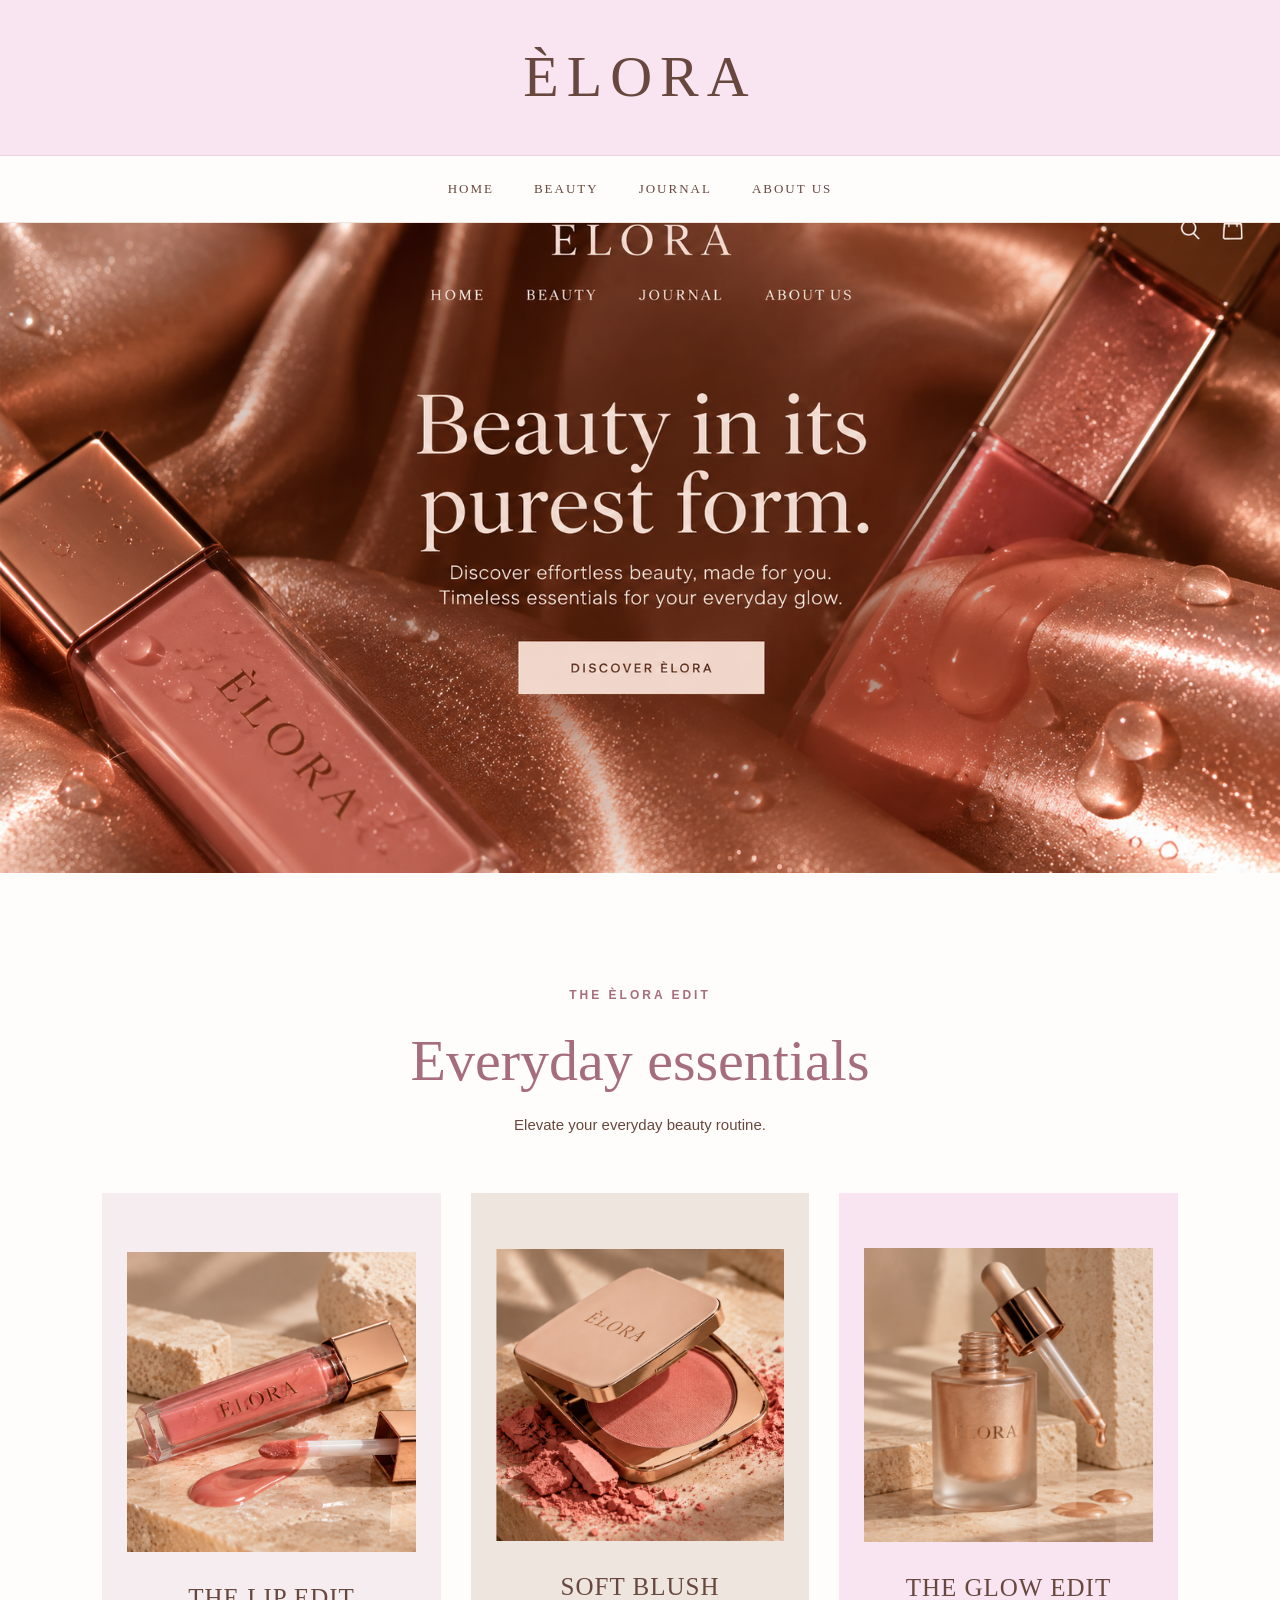
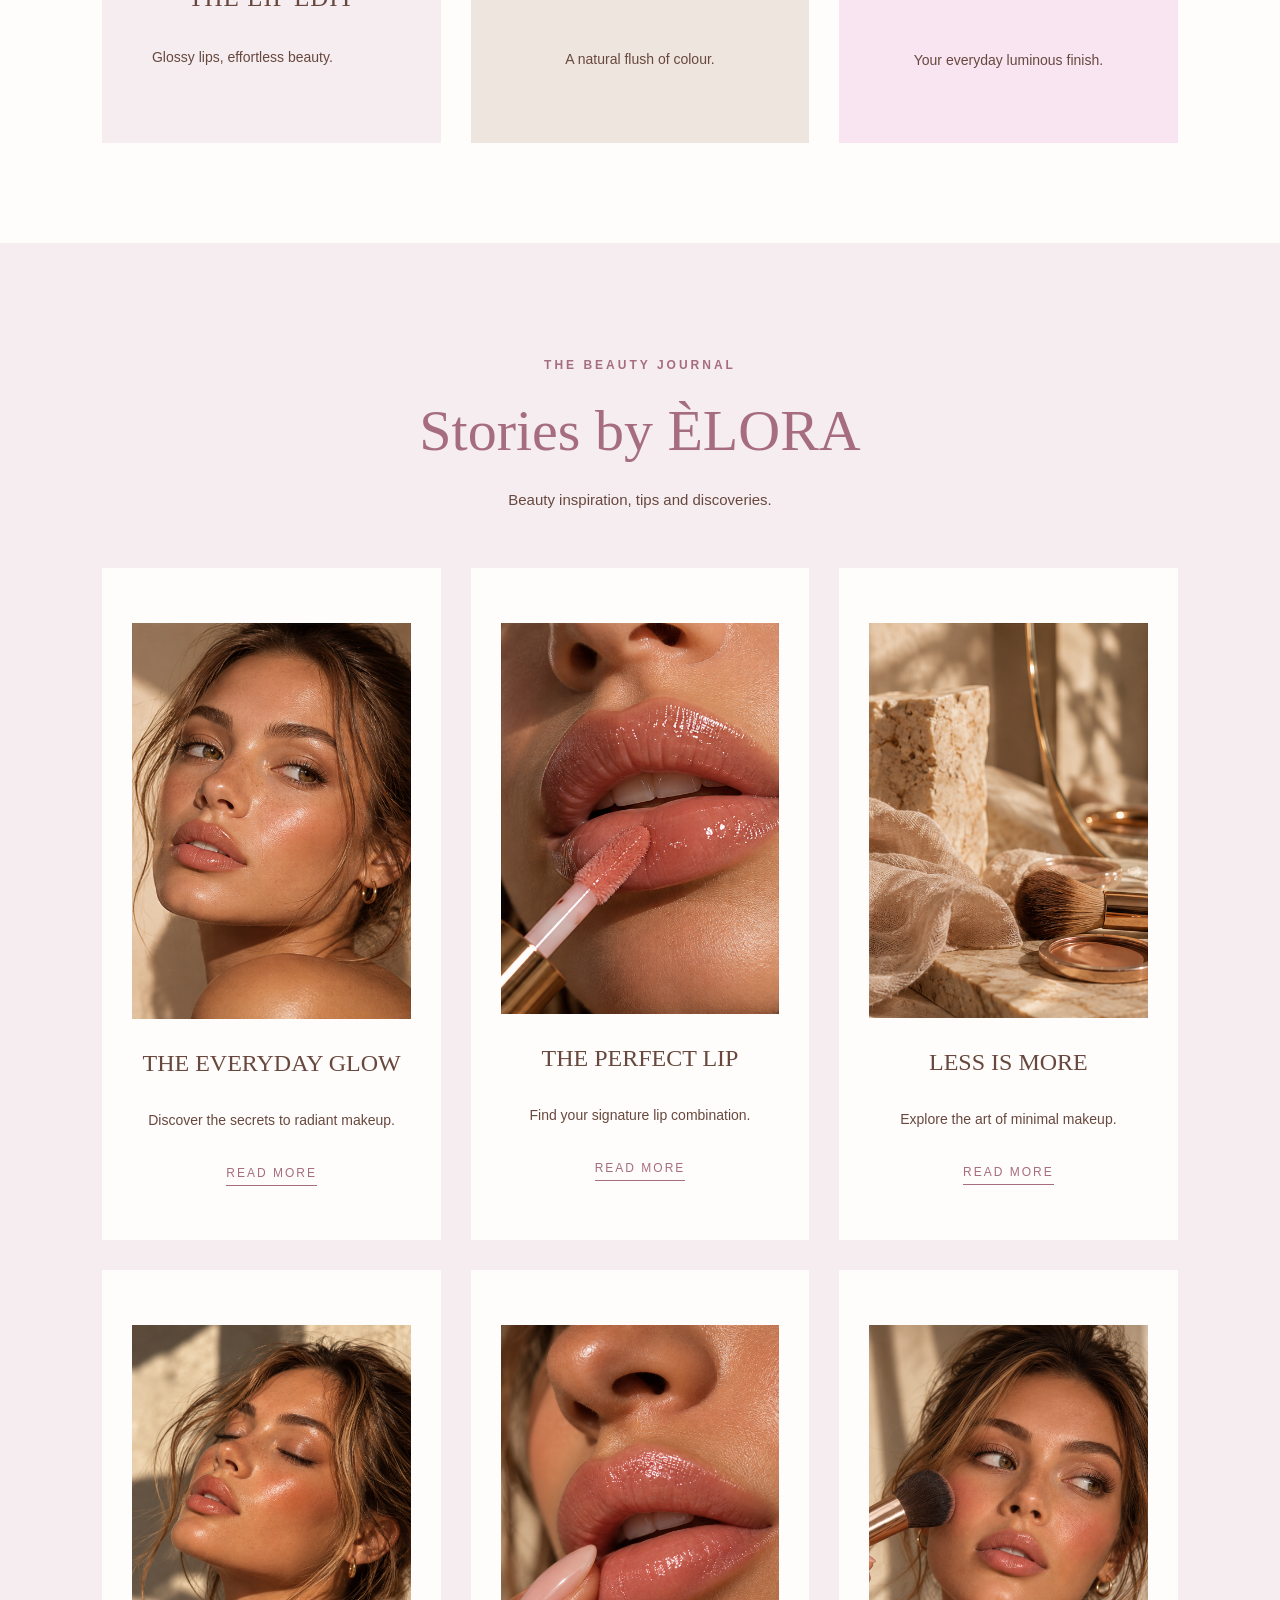
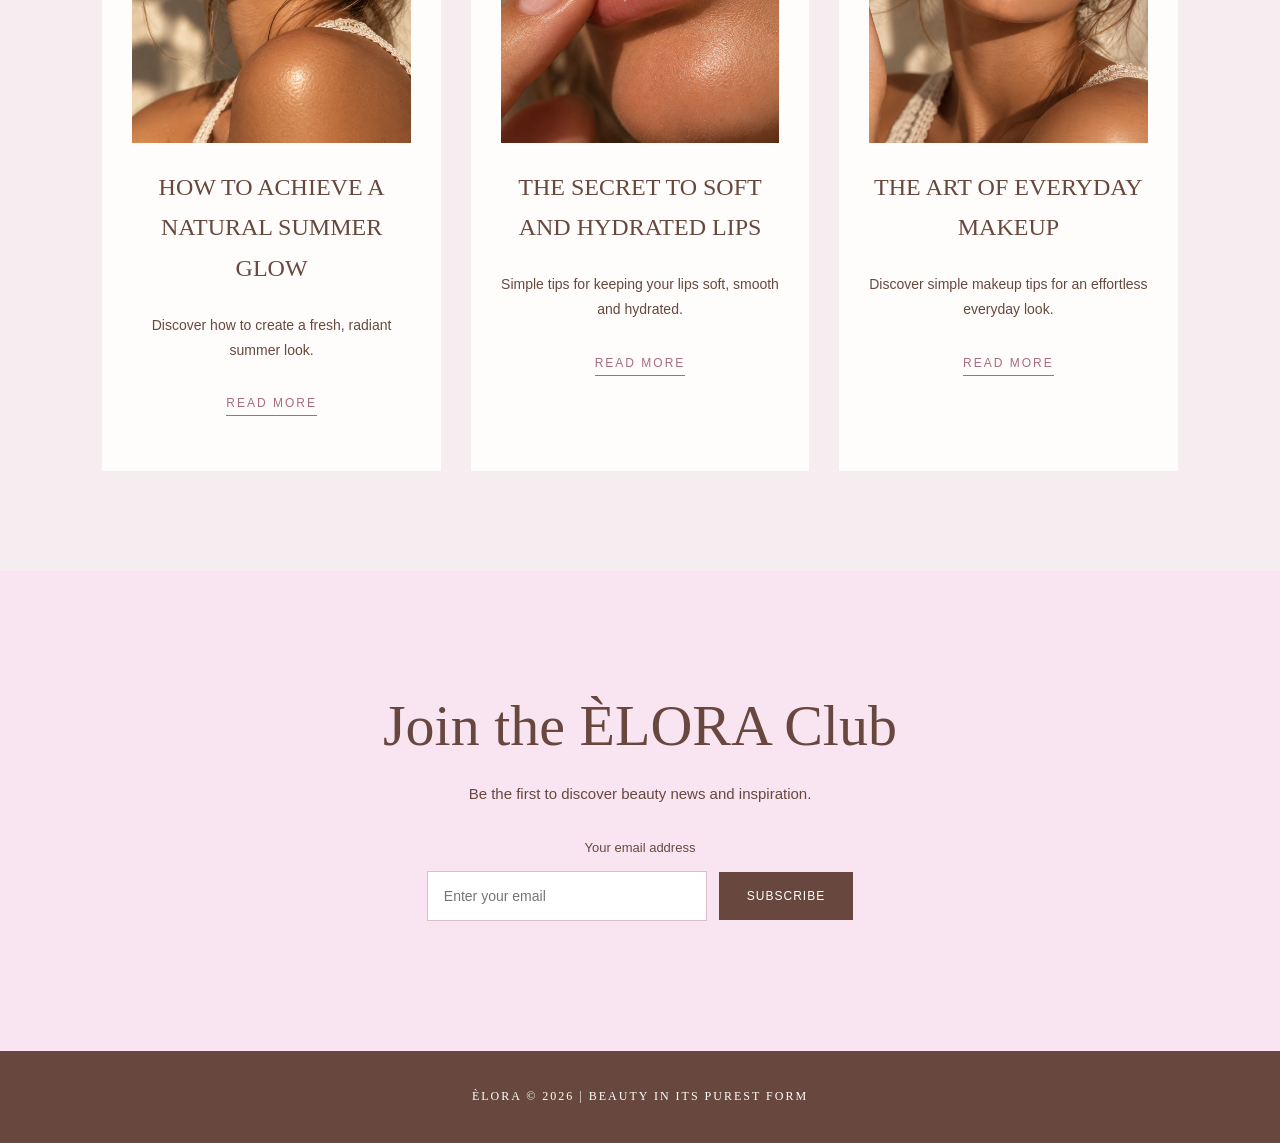
<file: index.html>
<!doctype html>
<html lang="sv">
  <head>
    <meta charset="UTF-8" />
    <meta name="viewport" content="width=device-width, initial-scale=1.0" />

    <meta
      name="description"
      content="Upptäck ÈLORA, en värld av modern beauty, makeup och skönhetsinspiration. Utforska våra produkter och Beauty Journal."
    />

    <title>ÈLORA | Beauty & Makeup</title>
    <link rel="stylesheet" href="style.css" />
    <script src="script.js" defer></script>
  </head>

  <body>
    <!-- Sidhuvud med varumärke och navigering -->
    <header>
      <h1>ÈLORA</h1>
    </header>

    <nav class="main-nav" aria-label="Huvudmeny">
      <a href="index.html">HOME</a>
      <a href="#beauty">BEAUTY</a>
      <a href="#journal">JOURNAL</a>
      <a href="about.html">ABOUT US</a>
    </nav>

    <main>
      <!-- Första sektionen presenterar varumärket -->
      <section class="hero hero-image"></section>

      <!-- Produktsektion med tre beautyprodukter -->
      <section id="beauty" class="beauty-section">
        <p class="eyebrow">THE ÈLORA EDIT</p>
        <h2>Everyday essentials</h2>
        <p>Elevate your everyday beauty routine.</p>

        <div class="product-grid">
          <article class="product-card">
            <a href="produkt.html" class="product-link">
              <img src="images/elora-lip.png" alt="ÈLORA The Lip Edit" />
              <h3>THE LIP EDIT</h3>
              <p>Glossy lips, effortless beauty.</p>
            </a>
          </article>

          <article class="product-card">
            <img
              src="images/elora-blush-korrigerad.png"
              alt="ÈLORA Soft Blush"
            />
            <h3><a href="soft-blush.html">SOFT BLUSH</a></h3>
            <p>A natural flush of colour.</p>
          </article>

          <article class="product-card">
            <img
              src="images/elora-glow-endast-original.png"
              alt="ÈLORA The Glow Edit"
            />
            <h3><a href="the-glow-edit.html">THE GLOW EDIT</a></h3>
            <p>Your everyday luminous finish.</p>
          </article>
        </div>
      </section>

      <!-- Artikellänkar till Beauty Journal -->
      <section id="journal" class="journal-section">
        <p class="eyebrow">THE BEAUTY JOURNAL</p>
        <h2>Stories by ÈLORA</h2>
        <p>Beauty inspiration, tips and discoveries.</p>

        <div class="article-grid">
          <article>
            <img
              src="images/elora-journal-everyday-glow.png"
              alt="Natural glowing makeup look"
            />
            <h3>THE EVERYDAY GLOW</h3>
            <p>Discover the secrets to radiant makeup.</p>
            <a href="artikel.html?id=the-everyday-glow">READ MORE</a>
          </article>

          <article>
            <img
              src="images/elora-journal-perfect-lip.png"
              alt="Glossy pink lips"
            />
            <h3>THE PERFECT LIP</h3>
            <p>Find your signature lip combination.</p>
            <a href="artikel.html?id=the-perfect-lip">READ MORE</a>
          </article>

          <article>
            <img
              src="images/elora-journal-less-is-more.png"
              alt="Minimalistisk makeup i varma beige toner"
            />
            <h3>LESS IS MORE</h3>
            <p>Explore the art of minimal makeup.</p>
            <a href="artikel.html?id=less-is-more">READ MORE</a>
          </article>

          <article>
            <img
              src="images/summer-glow-new.png"
              alt="Natural summer glow makeup look"
            />
            <h3>HOW TO ACHIEVE A NATURAL SUMMER GLOW</h3>
            <p>Discover how to create a fresh, radiant summer look.</p>
            <a href="artikel.html?id=how-to-achieve-a-natural-summer-glow"
              >READ MORE</a
            >
          </article>

          <article>
            <img
              src="images/soft-hydrated-lips.png"
              alt="Soft and hydrated lips"
            />
            <h3>THE SECRET TO SOFT AND HYDRATED LIPS</h3>
            <p>Simple tips for keeping your lips soft, smooth and hydrated.</p>
            <a href="artikel.html?id=the-secret-to-soft-and-hydrated-lips"
              >READ MORE</a
            >
          </article>

          <article>
            <img
              src="images/everyday-makeup-new.png"
              alt="Natural everyday makeup look"
            />
            <h3>THE ART OF EVERYDAY MAKEUP</h3>
            <p>Discover simple makeup tips for an effortless everyday look.</p>
            <a href="artikel.html?id=the-art-of-everyday-makeup">READ MORE</a>
          </article>
        </div>
      </section>

      <!-- Nyhetsbrevsformulär med JavaScript-bekräftelse -->
      <section class="newsletter">
        <h2>Join the ÈLORA Club</h2>
        <p>Be the first to discover beauty news and inspiration.</p>

        <form id="newsletter-form">
          <label for="email">Your email address</label>
          <input
            type="email"
            id="email"
            name="email"
            placeholder="Enter your email"
            required
          />
          <button type="submit">SUBSCRIBE</button>
        </form>

        <p id="form-message" aria-live="polite"></p>
      </section>
    </main>

    <!-- Sidfot med varumärkesnamn -->
    <footer>
      <p>ÈLORA © 2026 | BEAUTY IN ITS PUREST FORM</p>
    </footer>
  </body>
</html>
</file>
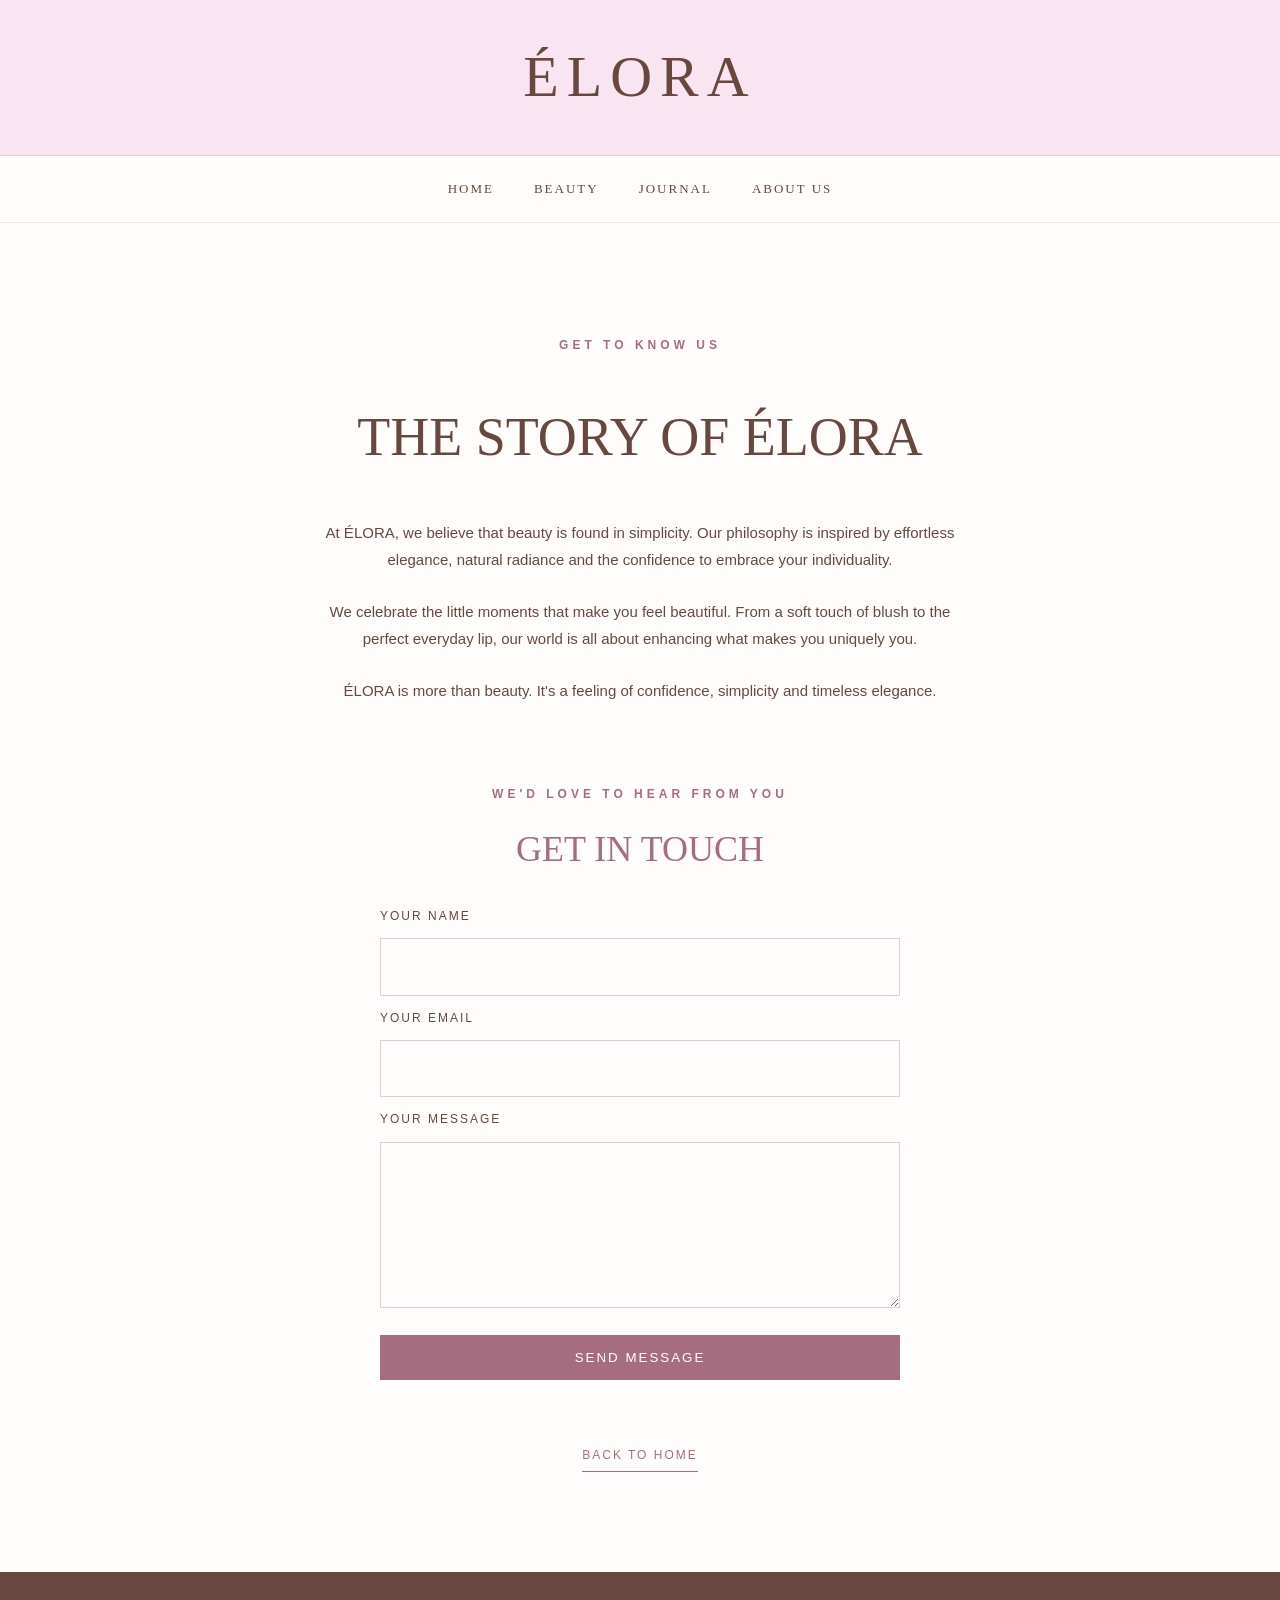
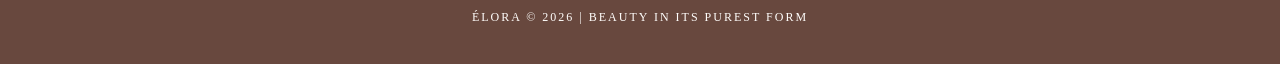
<file: about.html>
<!doctype html>
<html lang="en">
  <head>
    <meta charset="UTF-8" />
    <meta name="viewport" content="width=device-width, initial-scale=1.0" />
    <title>About Us | ÉLORA</title>
    <link rel="stylesheet" href="style.css" />
    <style>
      .about-page {
        background-color: #fffdfb;
        min-height: 80vh;
        padding: 100px 24px;
        text-align: center;
        color: #68483e;
      }

      .about-page .eyebrow {
        font-size: 12px;
        letter-spacing: 4px;
        color: #a66d80;
        margin-bottom: 22px;
      }

      .about-page h1 {
        font-family: Georgia, serif;
        font-size: clamp(32px, 5vw, 54px);
        font-weight: normal;
        margin-bottom: 35px;
      }

      .about-page .about-text {
        max-width: 650px;
        margin: 0 auto;
        font-size: 16px;
        line-height: 2;
      }

      .about-page .about-text p {
        margin-bottom: 25px;
      }

      .about-page .back-link {
        display: inline-block;
        margin-top: 35px;
        color: #a66d80;
        text-decoration: none;
        letter-spacing: 2px;
        font-size: 12px;
        border-bottom: 1px solid #a66d80;
        padding-bottom: 6px;
      }

      .contact-section {
        max-width: 520px;
        margin: 80px auto 30px;
        text-align: center;
      }

      .contact-section h2 {
        font-family: Georgia, serif;
        font-size: 36px;
        font-weight: normal;
        margin-bottom: 35px;
      }

      #contact-form {
        display: flex;
        flex-direction: column;
        gap: 12px;
        text-align: left;
      }

      #contact-form label {
        font-size: 12px;
        letter-spacing: 2px;
        color: #68483e;
      }

      #contact-form input,
      #contact-form textarea {
        width: 100%;
        box-sizing: border-box;
        padding: 14px;
        border: 1px solid #e3cbd5;
        background: #fffdfb;
        color: #68483e;
        font: inherit;
      }

      #contact-form button {
        margin-top: 15px;
        padding: 15px;
        border: none;
        background: #a66d80;
        color: white;
        letter-spacing: 2px;
        cursor: pointer;
      }

      #contact-form button:hover {
        background: #68483e;
      }

      #contact-confirmation {
        margin-top: 20px;
        color: #68483e;
      }
    </style>
  </head>

  <body>
    <header>
      <h1>ÉLORA</h1>
    </header>

    <nav class="main-nav" aria-label="Main navigation">
      <a href="index.html">HOME</a>
      <a href="index.html#beauty">BEAUTY</a>
      <a href="index.html#journal">JOURNAL</a>
      <a href="about.html">ABOUT US</a>
    </nav>

    <main class="about-page">
      <p class="eyebrow">GET TO KNOW US</p>

      <h1>THE STORY OF ÉLORA</h1>

      <div class="about-text">
        <p>
          At ÉLORA, we believe that beauty is found in simplicity. Our
          philosophy is inspired by effortless elegance, natural radiance and
          the confidence to embrace your individuality.
        </p>

        <p>
          We celebrate the little moments that make you feel beautiful. From a
          soft touch of blush to the perfect everyday lip, our world is all
          about enhancing what makes you uniquely you.
        </p>

        <p>
          ÉLORA is more than beauty. It's a feeling of confidence, simplicity
          and timeless elegance.
        </p>
      </div>

      <section class="contact-section">
        <p class="eyebrow">WE'D LOVE TO HEAR FROM YOU</p>
        <h2>GET IN TOUCH</h2>

        <form id="contact-form">
          <label for="contact-name">YOUR NAME</label>
          <input type="text" id="contact-name" name="name" required />

          <label for="contact-email">YOUR EMAIL</label>
          <input type="email" id="contact-email" name="email" required />

          <label for="contact-message">YOUR MESSAGE</label>
          <textarea
            id="contact-message"
            name="message"
            rows="5"
            required
          ></textarea>

          <button type="submit">SEND MESSAGE</button>
        </form>

        <p id="contact-confirmation" aria-live="polite"></p>
      </section>

      <a href="index.html" class="back-link">BACK TO HOME</a>
    </main>

    <footer>
      <p>ÉLORA © 2026 | BEAUTY IN ITS PUREST FORM</p>
    </footer>

    <script>
      const contactForm = document.getElementById("contact-form");
      const confirmation = document.getElementById("contact-confirmation");

      contactForm.addEventListener("submit", function (event) {
        event.preventDefault();

        confirmation.textContent =
          "Thank you for your message! We'll be in touch soon. ♡";

        contactForm.reset();
      });
    </script>
  </body>
</html>
</file>
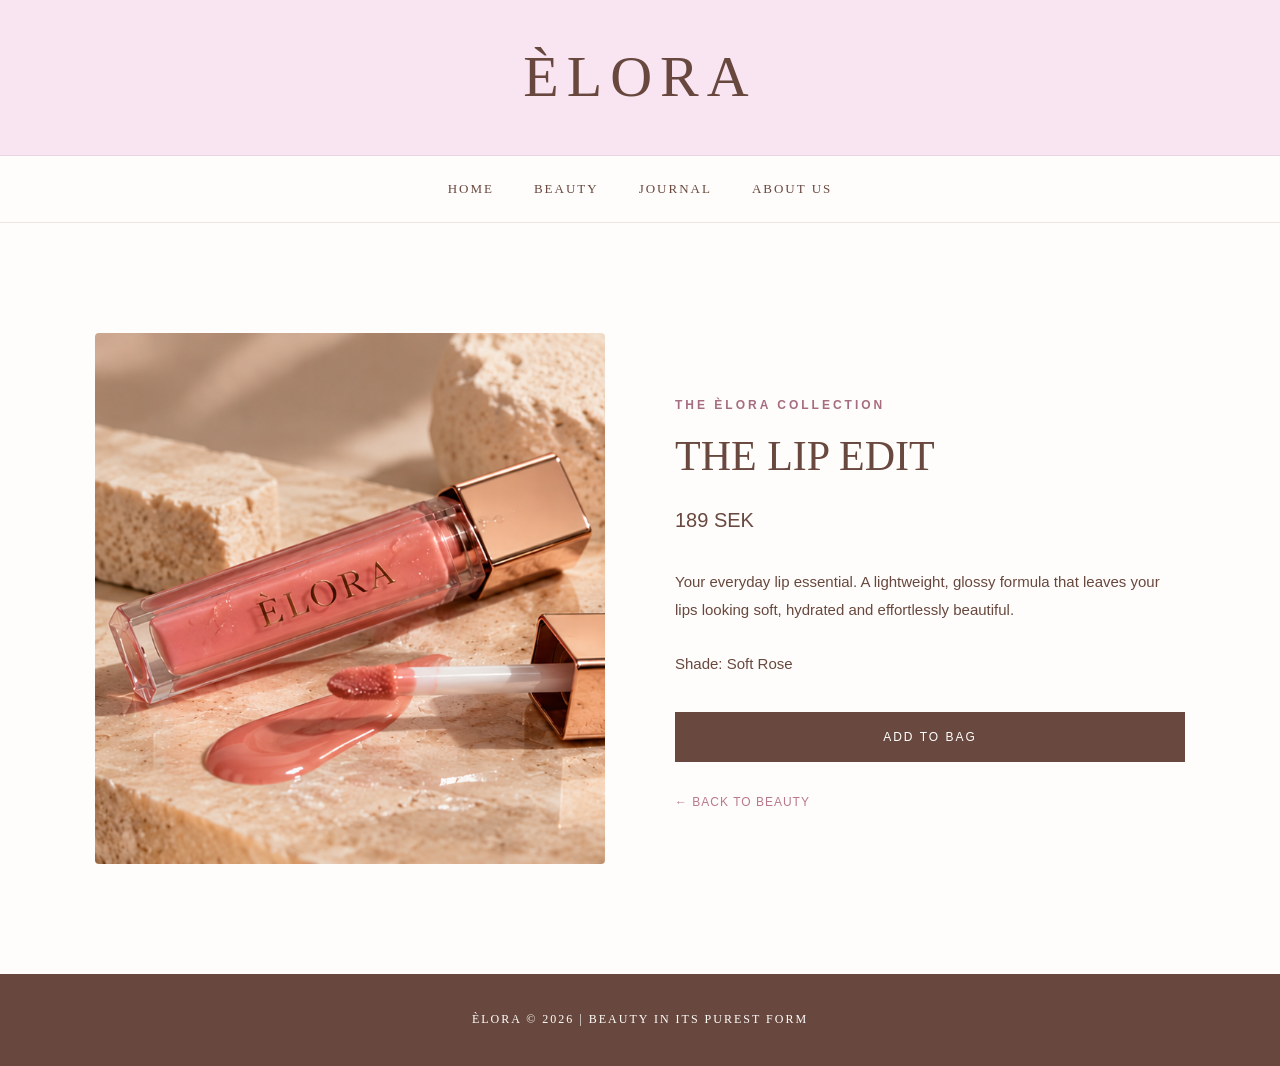
<file: produkt.html>
<!doctype html>
<html lang="en">
  <head>
    <meta charset="UTF-8" />
    <meta name="viewport" content="width=device-width, initial-scale=1.0" />
    <meta
      name="description"
      content="Discover ÈLORA Lip Gloss, your everyday essential for soft, glossy lips."
    />
    <title>The Lip Edit | ÈLORA</title>
    <link rel="stylesheet" href="style.css" />
  </head>

  <body>
    <header>
      <h1>ÈLORA</h1>
    </header>

    <nav class="main-nav" aria-label="Main navigation">
      <a href="index.html">HOME</a>
      <a href="index.html#beauty">BEAUTY</a>
      <a href="index.html#journal">JOURNAL</a>
      <a href="about.html">ABOUT US</a>
    </nav>

    <main>
      <section class="product-detail">
        <div class="product-detail-image">
          <img
            src="images/elora-lip.png"
            alt="ÈLORA lip gloss in a soft pink shade"
          />
        </div>

        <div class="product-detail-info">
          <p class="eyebrow">THE ÈLORA COLLECTION</p>
          <h2>THE LIP EDIT</h2>
          <p class="product-price">189 SEK</p>

          <p class="product-description">
            Your everyday lip essential. A lightweight, glossy formula that
            leaves your lips looking soft, hydrated and effortlessly beautiful.
          </p>

          <p>Shade: Soft Rose</p>

          <button type="button" class="add-to-bag">ADD TO BAG</button>

          <a href="index.html#beauty" class="back-to-beauty">
            ← BACK TO BEAUTY
          </a>
        </div>
      </section>
    </main>

    <footer>
      <p>ÈLORA © 2026 | BEAUTY IN ITS PUREST FORM</p>
    </footer>

    <script src="script.js"></script>
  </body>
</html>
</file>
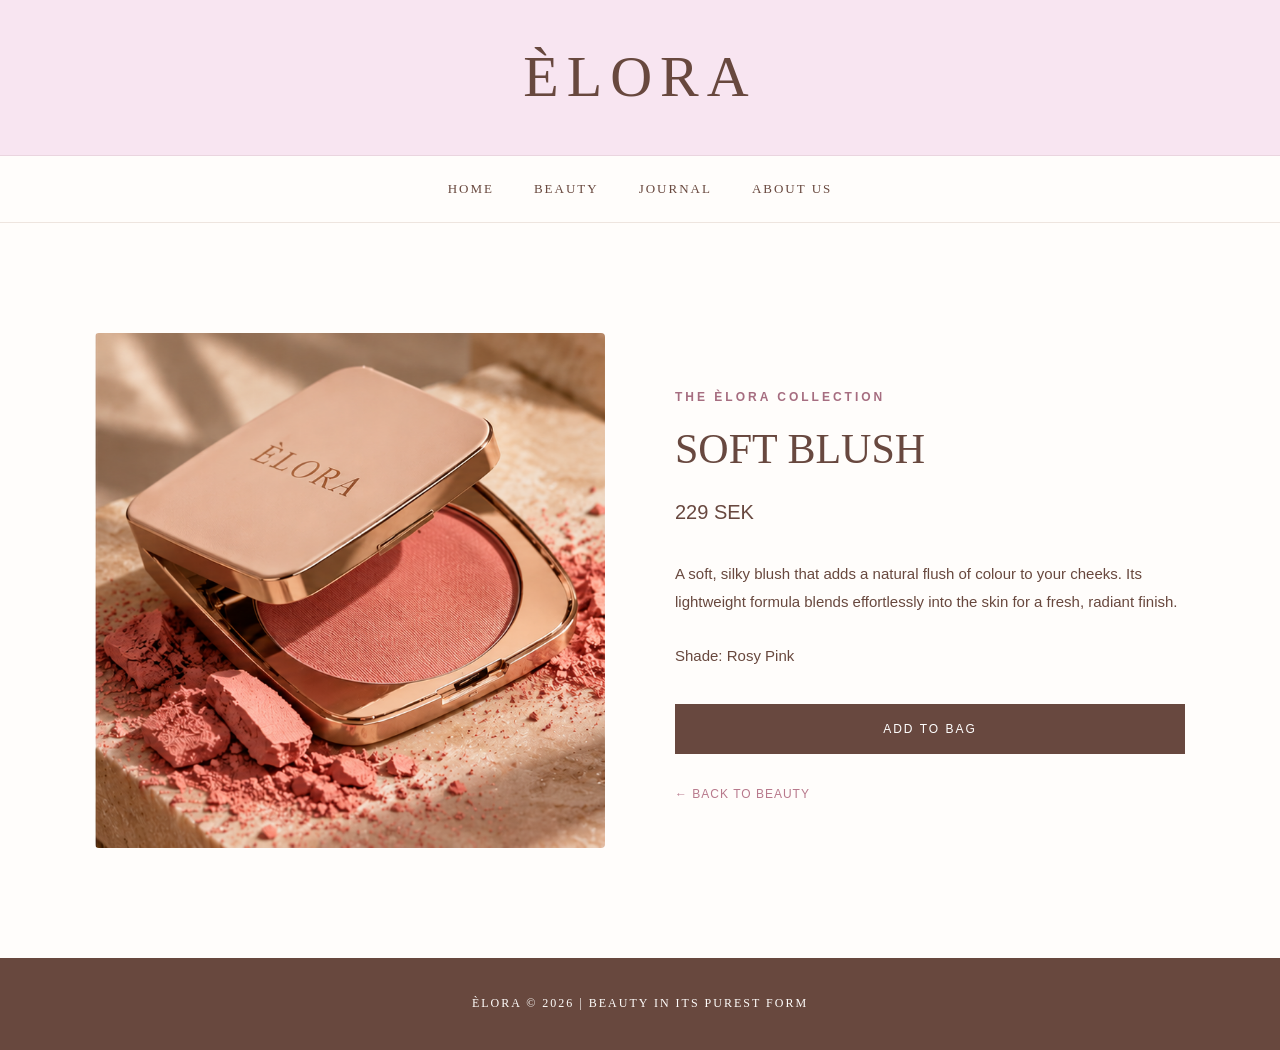
<file: soft-blush.html>
<!doctype html>
<html lang="en">
  <head>
    <meta charset="UTF-8" />
    <meta name="viewport" content="width=device-width, initial-scale=1.0" />
    <meta
      name="description"
      content="Discover ÈLORA Lip Gloss, your everyday essential for soft, glossy lips."
    />
    <title>The Lip Edit | ÈLORA</title>
    <link rel="stylesheet" href="style.css" />
  </head>

  <body>
    <header>
      <h1>ÈLORA</h1>
    </header>

    <nav class="main-nav" aria-label="Main navigation">
      <a href="index.html">HOME</a>
      <a href="index.html#beauty">BEAUTY</a>
      <a href="index.html#journal">JOURNAL</a>
      <a href="about.html">ABOUT US</a>
    </nav>

    <main>
      <section class="product-detail">
        <div class="product-detail-image">
          <img
            src="images/elora-blush-korrigerad.png"
            alt="ÈLORA Soft Blush in a rosy pink shade"
          />
        </div>

        <div class="product-detail-info">
          <p class="eyebrow">THE ÈLORA COLLECTION</p>
          <h2>SOFT BLUSH</h2>
          <p class="product-price">229 SEK</p>

          <p class="product-description">
            A soft, silky blush that adds a natural flush of colour to your
            cheeks. Its lightweight formula blends effortlessly into the skin
            for a fresh, radiant finish.
          </p>

          <p>Shade: Rosy Pink</p>

          <button type="button" class="add-to-bag">ADD TO BAG</button>

          <a href="index.html#beauty" class="back-to-beauty">
            ← BACK TO BEAUTY
          </a>
        </div>
      </section>
    </main>

    <footer>
      <p>ÈLORA © 2026 | BEAUTY IN ITS PUREST FORM</p>
    </footer>

    <script src="script.js"></script>
  </body>
</html>
</file>
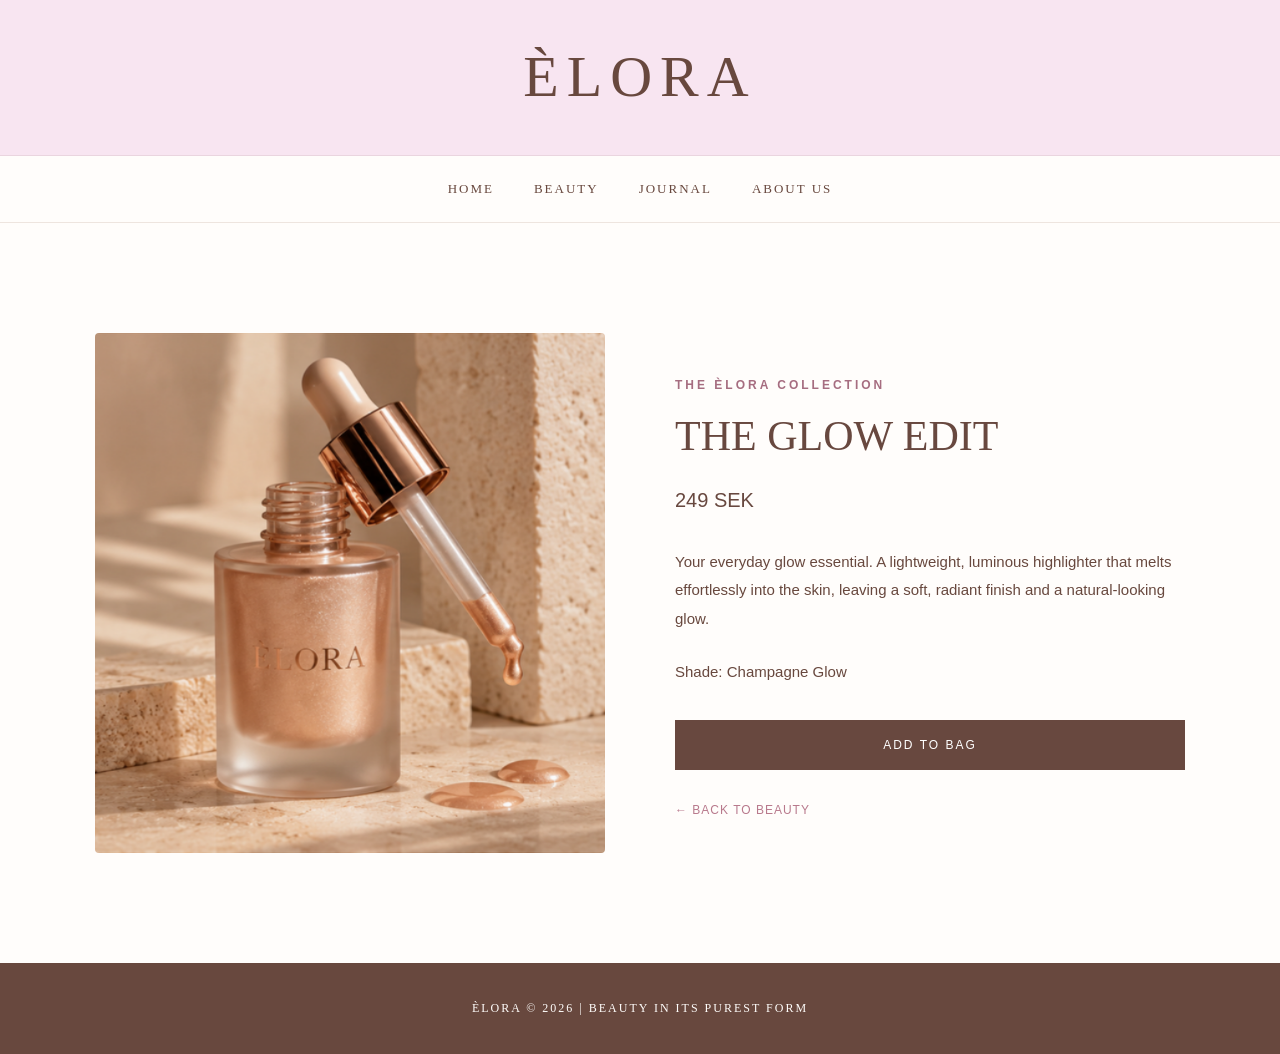
<file: the-glow-edit.html>
<!doctype html>
<html lang="en">
  <head>
    <meta charset="UTF-8" />
    <meta name="viewport" content="width=device-width, initial-scale=1.0" />
    <meta
      name="description"
      content="Discover ÈLORA Lip Gloss, your everyday essential for soft, glossy lips."
    />
    <title>The Glow Edit | ÈLORA</title>
    <link rel="stylesheet" href="style.css" />
  </head>

  <body>
    <header>
      <h1>ÈLORA</h1>
    </header>

    <nav class="main-nav" aria-label="Main navigation">
      <a href="index.html">HOME</a>
      <a href="index.html#beauty">BEAUTY</a>
      <a href="index.html#journal">JOURNAL</a>
      <a href="about.html">ABOUT US</a>
    </nav>

    <main>
      <section class="product-detail">
        <div class="product-detail-image">
          <img
            src="images/elora-glow-endast-original.png"
            alt="ÈLORA The Glow Edit highlighter"
          />
        </div>

        <div class="product-detail-info">
          <p class="eyebrow">THE ÈLORA COLLECTION</p>
          <h2>THE GLOW EDIT</h2>
          <p class="product-price">249 SEK</p>

          <p class="product-description">
            Your everyday glow essential. A lightweight, luminous highlighter
            that melts effortlessly into the skin, leaving a soft, radiant
            finish and a natural-looking glow.
          </p>

          <p>Shade: Champagne Glow</p>

          <button type="button" class="add-to-bag">ADD TO BAG</button>

          <a href="index.html#beauty" class="back-to-beauty">
            ← BACK TO BEAUTY
          </a>
        </div>
      </section>
    </main>

    <footer>
      <p>ÈLORA © 2026 | BEAUTY IN ITS PUREST FORM</p>
    </footer>

    <script src="script.js"></script>
  </body>
</html>
</file>
<file: style.css>
/* =====================================
   ÈLORA – BEAUTY & MAKEUP
   ===================================== */

/* FÄRGPALETT */

:root {
  --ljusrosa: #f8e5f1;
  --chokladbrun: #68483e;
  --cremevitt: #fffdfb;
  --dustyrose: #a66d80;
  --mjukrosa: #f5edf0;
  --beige: #eee5df;
}

/* GRUNDINSTÄLLNINGAR */

* {
  box-sizing: border-box;
}

html {
  scroll-behavior: smooth;
}

body {
  margin: 0;
  background-color: var(--cremevitt);
  color: var(--chokladbrun);
  font-family: Arial, Helvetica, sans-serif;
  line-height: 1.7;
}

/* HEADER & LOGOTYP */

header {
  background-color: var(--ljusrosa);
  text-align: center;
  padding: 28px 20px;
  border-bottom: 1px solid #ead5df;
}

header h1 {
  margin: 0;
  font-family: Georgia, "Times New Roman", serif;
  font-size: 58px;
  font-weight: normal;
  letter-spacing: 8px;
  color: var(--chokladbrun);
}

/* NAVIGATION */

.main-nav {
  display: flex;
  justify-content: center;
  align-items: center;
  flex-wrap: wrap;
  gap: 40px;
  padding: 22px;
  background-color: var(--cremevitt);
  border-bottom: 1px solid var(--beige);
}

.main-nav a {
  color: var(--chokladbrun);
  text-decoration: none;
  font-family: Georgia, serif;
  font-size: 13px;
  letter-spacing: 2px;
  transition: color 0.3s ease;
}

.main-nav a:hover {
  color: var(--dustyrose);
}

/* ALLMÄNNA RUBRIKER */

h2 {
  font-family: Georgia, "Times New Roman", serif;
  font-size: clamp(34px, 5vw, 58px);
  font-weight: normal;
  line-height: 1.2;
  color: var(--dustyrose);
  margin: 20px 0;
}

h3 {
  font-family: Georgia, serif;
  font-size: 23px;
  font-weight: normal;
  color: var(--chokladbrun);
}

p {
  font-size: 15px;
  line-height: 1.8;
}

/* SMÅ RUBRIKER */

.eyebrow {
  font-size: 12px;
  letter-spacing: 3px;
  text-transform: uppercase;
  color: var(--dustyrose);
  font-weight: bold;
}

/* =====================================
   STARTSIDA / HERO
   ===================================== */

.hero {
  min-height: 570px;
  padding: 120px 20px;
  display: flex;
  flex-direction: column;
  justify-content: center;
  align-items: center;
  text-align: center;

  background: linear-gradient(135deg, #fffdfb 0%, #f8e5f1 55%, #eee5df 100%);
}

.hero h2 {
  font-size: clamp(42px, 6vw, 76px);
  max-width: 850px;
}

.hero p {
  max-width: 520px;
  margin: 15px auto 30px;
}

/* KNAPPAR */

.button {
  display: inline-block;
  padding: 15px 35px;
  background-color: var(--chokladbrun);
  color: white;
  text-decoration: none;
  font-size: 12px;
  letter-spacing: 2px;
  border: 1px solid var(--chokladbrun);
  transition: all 0.3s ease;
}

.button:hover {
  background-color: var(--dustyrose);
  border-color: var(--dustyrose);
  color: white;
}

/* =====================================
   PRODUKTSEKTION
   ===================================== */

.beauty-section {
  padding: 100px 8%;
  text-align: center;
  background-color: var(--cremevitt);
}

.beauty-section h2 {
  margin-bottom: 15px;
}

.product-grid {
  display: grid;
  grid-template-columns: repeat(3, 1fr);
  gap: 30px;
  max-width: 1200px;
  margin: 55px auto 0;
}

/* PRODUKTKORT */

.product-card {
  background-color: var(--mjukrosa);
  padding: 55px 25px;
  min-height: 280px;
  display: flex;
  flex-direction: column;
  justify-content: center;
  align-items: center;
  transition:
    transform 0.3s ease,
    box-shadow 0.3s ease;
}

.product-card:nth-child(2) {
  background-color: var(--beige);
}

.product-card:nth-child(3) {
  background-color: var(--ljusrosa);
}

.product-card:hover {
  transform: translateY(-8px);
  box-shadow: 0 15px 35px rgba(104, 72, 62, 0.12);
}

.product-card h3 {
  font-size: 25px;
  letter-spacing: 1px;
}

.product-card p {
  font-size: 14px;
  max-width: 230px;
}

/* =====================================
   BEAUTY JOURNAL
   ===================================== */

.journal-section {
  padding: 100px 8%;
  background-color: var(--mjukrosa);
  text-align: center;
}

.article-grid {
  display: grid;
  grid-template-columns: repeat(3, 1fr);
  gap: 30px;
  max-width: 1200px;
  margin: 55px auto 0;
}

.article-grid article {
  background-color: var(--cremevitt);
  padding: 55px 30px;
  min-height: 300px;
  transition: transform 0.3s ease;
}

.article-grid article:hover {
  transform: translateY(-6px);
}

.article-grid h3 {
  font-size: 24px;
}

.article-grid p {
  font-size: 14px;
  margin-bottom: 25px;
}

.article-grid a {
  color: var(--dustyrose);
  text-decoration: none;
  font-size: 12px;
  letter-spacing: 2px;
  border-bottom: 1px solid var(--dustyrose);
  padding-bottom: 5px;
}

.article-grid a:hover {
  color: var(--chokladbrun);
}

/* =====================================
   NYHETSBREV
   ===================================== */

.newsletter {
  background-color: var(--ljusrosa);
  padding: 100px 20px;
  text-align: center;
}

.newsletter h2 {
  color: var(--chokladbrun);
}

.newsletter p {
  margin-bottom: 30px;
}

.newsletter form {
  display: flex;
  justify-content: center;
  align-items: center;
  flex-wrap: wrap;
  gap: 12px;
  max-width: 600px;
  margin: auto;
}

.newsletter label {
  width: 100%;
  font-size: 13px;
}

.newsletter input {
  padding: 16px;
  border: 1px solid #d8bfc9;
  background-color: white;
  font-size: 14px;
  width: 280px;
  max-width: 100%;
}

.newsletter button {
  padding: 17px 28px;
  background-color: var(--chokladbrun);
  color: white;
  border: none;
  cursor: pointer;
  font-size: 12px;
  letter-spacing: 1px;
  transition: background-color 0.3s ease;
}

.newsletter button:hover {
  background-color: var(--dustyrose);
}

#form-message {
  margin-top: 20px;
  font-size: 14px;
}

/* =====================================
   SIDFOT
   ===================================== */

footer {
  background-color: var(--chokladbrun);
  color: var(--cremevitt);
  padding: 35px 20px;
  text-align: center;
}

footer p {
  font-family: Georgia, serif;
  font-size: 12px;
  letter-spacing: 2px;
  margin: 0;
}

/* =====================================
   BILDER
   ===================================== */

img {
  max-width: 100%;
  height: auto;
  display: block;
}

/* =====================================
   MOBILANPASSNING
   ===================================== */

@media (max-width: 768px) {
  header h1 {
    font-size: 40px;
    letter-spacing: 5px;
  }

  .main-nav {
    gap: 18px;
    padding: 18px 10px;
  }

  .main-nav a {
    font-size: 11px;
    letter-spacing: 1px;
  }

  .hero {
    min-height: 450px;
    padding: 80px 20px;
  }

  .hero h2 {
    font-size: 43px;
  }

  .beauty-section,
  .journal-section {
    padding: 70px 20px;
  }

  .product-grid,
  .article-grid {
    grid-template-columns: 1fr;
    max-width: 450px;
    gap: 20px;
  }

  .newsletter {
    padding: 70px 20px;
  }

  .newsletter form {
    flex-direction: column;
  }

  .newsletter input,
  .newsletter button {
    width: 100%;
    max-width: 350px;
  }
}
/* ÈLORA – STOR KAMPANJBILD */

.hero-image {
  background-image: url("images/elora-hero.png");
  background-size: cover;
  background-position: center;
  background-repeat: no-repeat;

  min-height: 650px;

  display: flex;
  align-items: center;
  justify-content: center;
  text-align: center;
}

.hero-content {
  max-width: 650px;
  padding: 40px;
}

/* ÈLORA – BEAUTY JOURNAL ARTIKELSIDA */

.journal-article {
  background-color: #faf6f4;
  padding: 90px 20px 110px;
  text-align: center;
}

.journal-article .eyebrow {
  color: #b78391;
  letter-spacing: 3px;
  font-size: 12px;
  margin-bottom: 20px;
}

.journal-article h2 {
  font-family: Georgia, serif;
  font-size: 36px;
  font-weight: normal;
  color: #67483e;
  margin-bottom: 20px;
}

.article-intro {
  color: #795f57;
  font-size: 15px;
  margin-bottom: 45px;
}

.article-image {
  display: block;
  width: 100%;
  max-width: 850px;
  max-height: 650px;
  object-fit: cover;
  margin: 0 auto 60px;
}

.article-content {
  max-width: 680px;
  margin: 0 auto;
  text-align: left;
}

.article-content h3 {
  font-family: Georgia, serif;
  font-size: 28px;
  font-weight: normal;
  color: #67483e;
  margin: 40px 0 20px;
}

.article-content p {
  font-size: 16px;
  line-height: 1.9;
  color: #65554e;
  margin-bottom: 24px;
}

.article-content a {
  display: inline-block;
  margin-top: 35px;
  color: #a66f7e;
  text-decoration: none;
  font-size: 12px;
  letter-spacing: 2px;
  border-bottom: 1px solid #a66f7e;
  padding-bottom: 6px;
}

.article-content a:hover {
  color: #67483e;
}
/* Tillbaka till Journal */
.back-to-journal {
  display: block;
  width: fit-content;
  margin: 45px auto 0;
  color: #b77c91;
  font-size: 12px;
  font-weight: 600;
  letter-spacing: 1.5px;
  text-decoration: none;
  border-bottom: 1px solid #b77c91;
  padding-bottom: 5px;
}

.back-to-journal:hover {
  color: #6b4a40;
  border-bottom-color: #6b4a40;
}

/* ÈLORA - Produktsida */

.product-detail {
  display: grid;
  grid-template-columns: 1fr 1fr;
  gap: 70px;
  max-width: 1150px;
  margin: 80px auto;
  padding: 30px;
  align-items: center;
}

.product-detail-image img {
  width: 100%;
  display: block;
  border-radius: 4px;
}

.product-detail-info h2 {
  font-family: Georgia, serif;
  font-size: 42px;
  color: #68483f;
  margin: 15px 0;
}

.product-price {
  font-size: 20px;
  color: #68483f;
  margin-bottom: 30px;
}

.product-description {
  line-height: 1.9;
  margin-bottom: 25px;
}

.add-to-bag {
  display: block;
  width: 100%;
  background-color: #68483f;
  color: white;
  border: none;
  padding: 18px;
  margin-top: 35px;
  cursor: pointer;
  letter-spacing: 2px;
  font-size: 12px;
  transition: background-color 0.3s;
}

.add-to-bag:hover {
  background-color: #a87678;
}

.back-to-beauty {
  display: inline-block;
  margin-top: 30px;
  color: #b8798c;
  text-decoration: none;
  font-size: 12px;
  letter-spacing: 1px;
}

.back-to-beauty:hover {
  text-decoration: underline;
}

@media (max-width: 768px) {
  .product-detail {
    grid-template-columns: 1fr;
    gap: 30px;
    margin: 30px auto;
    padding: 20px;
  }

  .product-detail-info h2 {
    font-size: 32px;
  }
}
.product-link {
  display: block;
  color: inherit;
  text-decoration: none;
}

.product-link:hover img {
  opacity: 0.9;
  transition: opacity 0.3s ease;
}
.product-card h3 a {
  color: inherit;
  text-decoration: none;
}

.product-card h3 a:hover {
  color: #a66d80;
}
</file>
